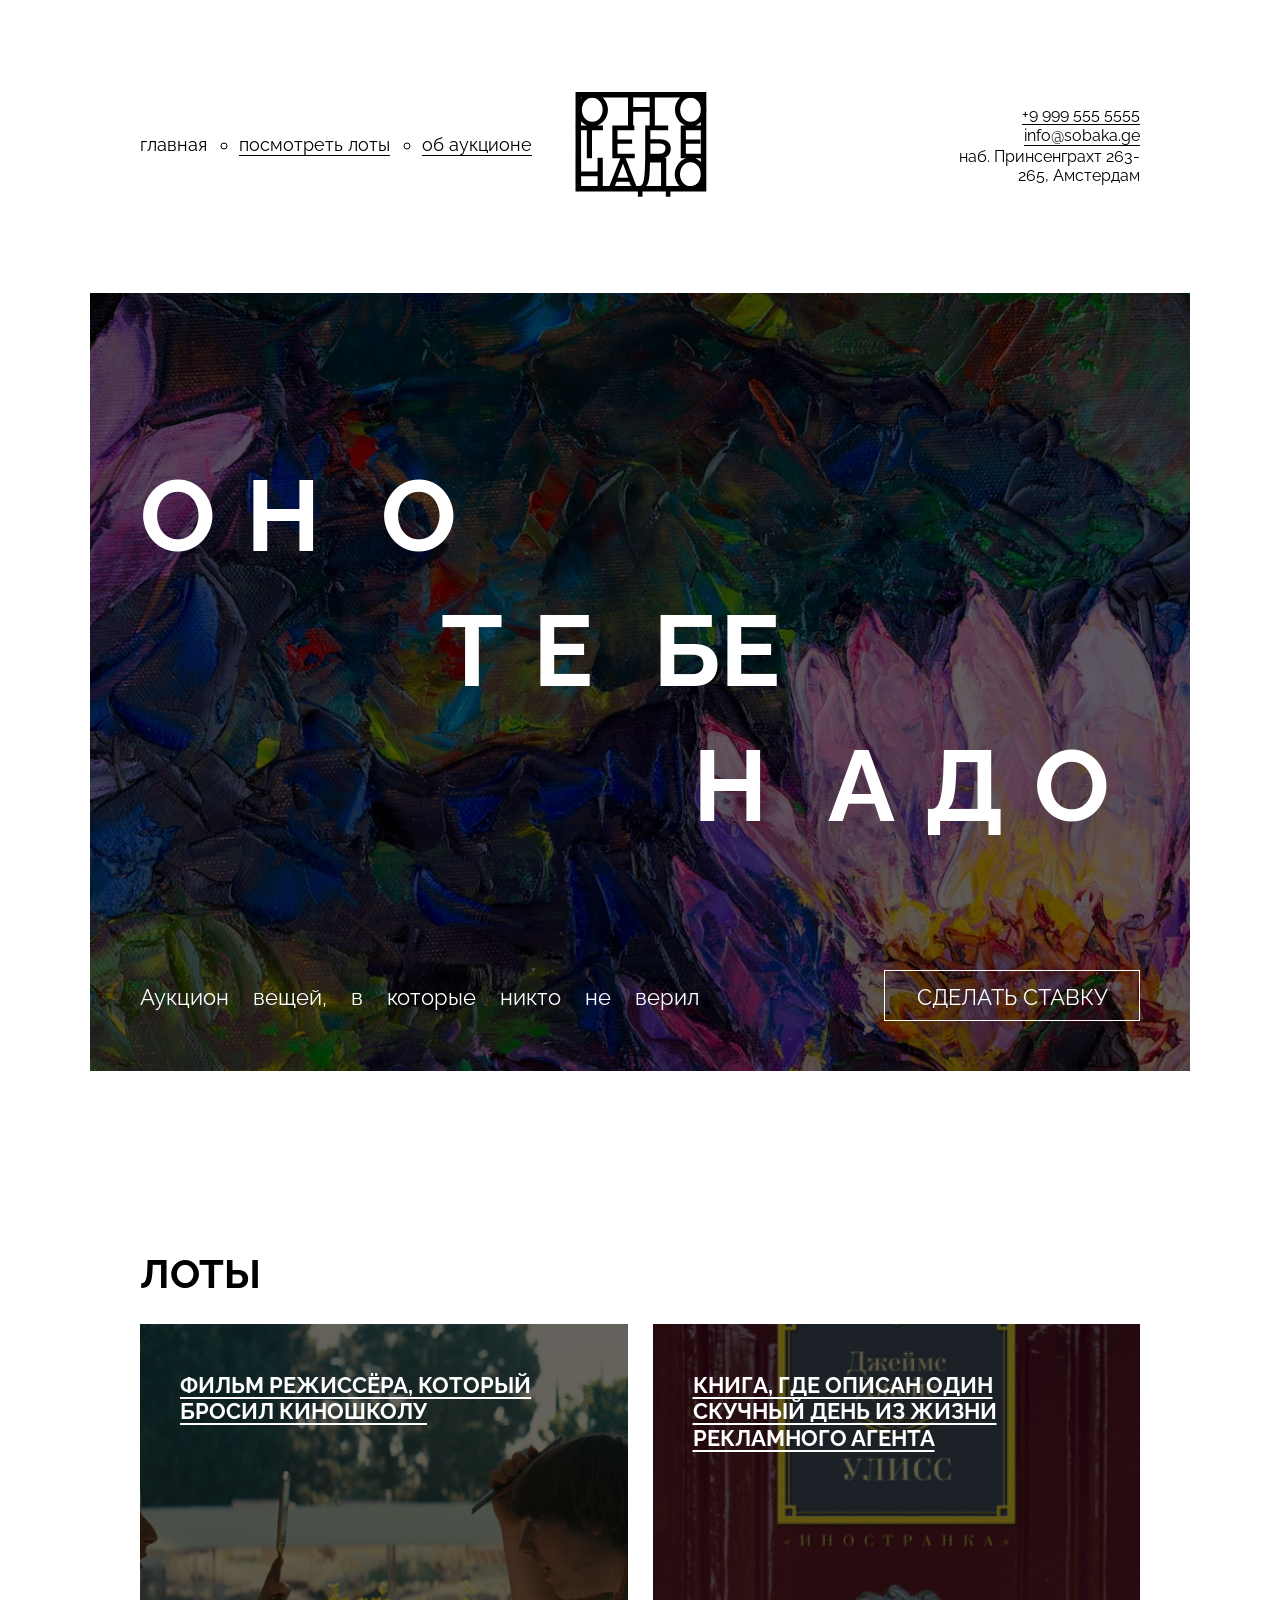
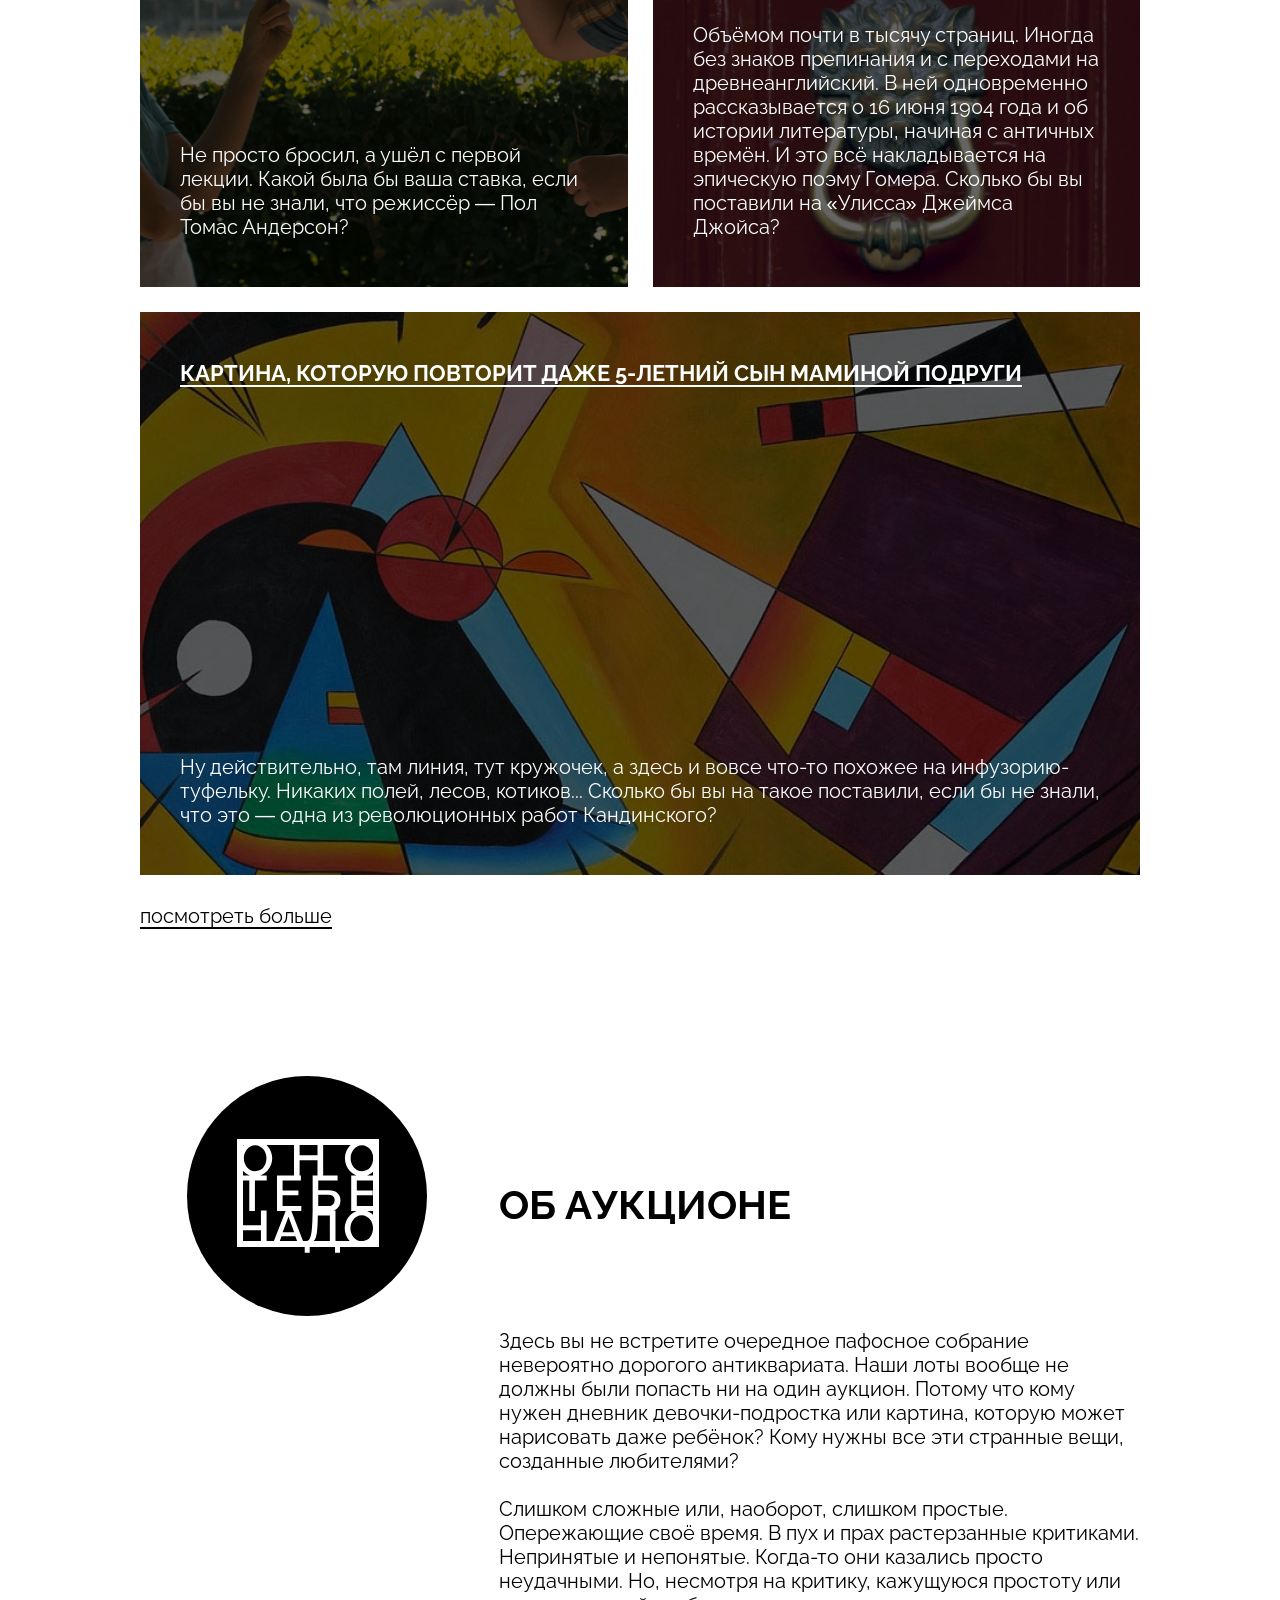
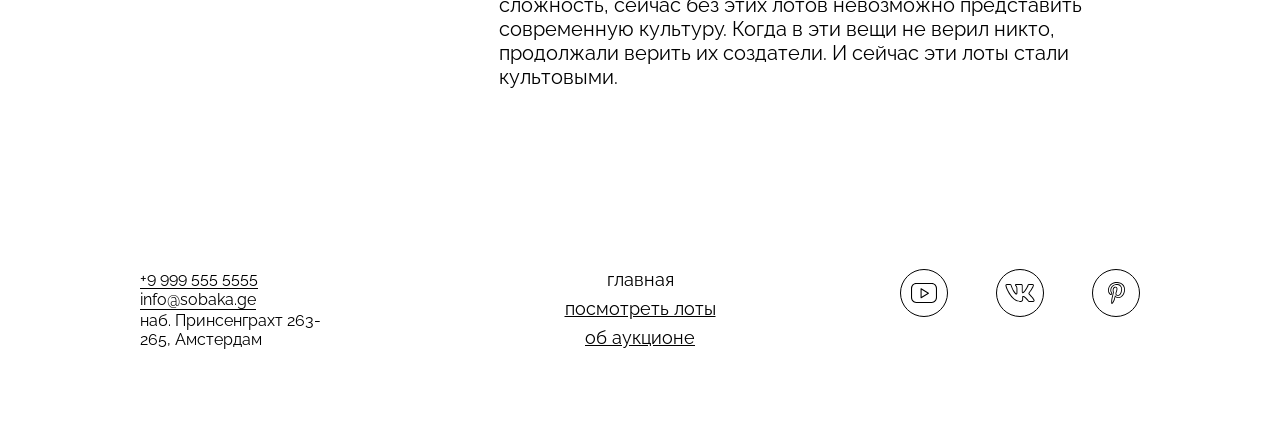
<file: ono-tebe-nado-main/index.html>
<!DOCTYPE html>
<html lang="ru">
<head>
  <meta charset="UTF-8">
  <meta name="viewport" content="width=device-width, initial-scale=1.0">
  <link rel="stylesheet" href="./fonts/fonts.css">
  <link rel="stylesheet" href="./styles/global.css">
  <link rel="stylesheet" href="./styles/style.css">
  <title>Оно тебе надо — аукцион вещей, в которые никто не верил</title>
</head>
<body>
<header class="header">
  <nav class="header_menu">
    <ul class="menu_links">
      <li class="link_list main_link_marker">
        <a class="link_main" href="#0">главная</a>
      </li>
      <li class="link_list">
        <a href="#0">посмотреть лоты</a>
      </li>
      <li class="link_list">
        <a href="#0">об аукционе</a>
      </li>
    </ul>
  </nav>
  <a class="header_logo_link">
    <img class="header_logo" src="./images/logo-black.svg" alt="Логотип проекта">
  </a>
  <address class="address header_address">
    <ul class="address_list">
      <li><a href="tel:+99995555555">+9 999 555 5555</a></li>
      <li><a href="mailto:info@sobaka.ge">info@sobaka.ge</a></li>
      <li>наб. Принсенграхт 263-<br>265, Амстердам</li>
    </ul>
  </address>
</header>
<main>
  <section class="cover">
    <div class="overlay"></div>
    <h1 class="cover_title">
      <span class="accent_text">о<span class="letter_spacing">н</span>о</span>
      <span class="accent_text text_center">т<span class="letter_spacing">е</span><span class="no_letter">б</span><span class="letter_spacing">е</span></span>
      <span class="accent_text text_right"><span class="letter_spacing">н</span>а<span class="letter_spacing_half">д</span>о</span>
    </h1>
    <div class="cover_description">
      <p class="cover_text">Аукцион вещей, в которые никто не верил</p>
      <button class="button">СДЕЛАТЬ СТАВКУ</button>
    </div>
  </section>
  <section class="lots">
    <h2 class="title_lots">Лоты</h2>
    <ul class="container_lots">
      <li class="card_lots">
        <article class="card card_about_cinema">
          <div class="overlay"></div>
          <h3 class="card_title">
            Фильм режиссёра, который бросил киношколу
          </h3>
          <p class="text_on_card">
            Не просто бросил, а ушёл с первой лекции. Какой была бы ваша ставка, если бы вы не знали, что режиссёр — Пол Томас Андерсон?
          </p>
        </article>
      </li>
      <li class="card_lots">
        <article class="card card_about_book">
          <div class="overlay"></div>
          <h3 class="card_title">
            Книга, где описан один скучный день из жизни рекламного агента
          </h3>
          <p class="text_on_card">
            Объёмом почти в тысячу страниц. Иногда без знаков препинания и с переходами на древнеанглийский. В ней одновременно рассказывается о 16 июня 1904 года и об истории литературы, начиная с античных времён. И это всё накладывается на эпическую поэму Гомера. Сколько бы вы поставили на «Улисса» Джеймса Джойса?
          </p>
        </article>
      </li>
      <li class="card_lots">
        <article class="card card_about_picture">
          <div class="overlay"></div>
          <h3 class="card_title">
            Картина, которую повторит даже 5-летний сын маминой подруги
          </h3>
          <p class="text_on_card">
            Ну действительно, там линия, тут кружочек, а здесь и вовсе что-то похожее на инфузорию-туфельку. Никаких полей, лесов, котиков... Сколько бы вы на такое поставили, если бы не знали, что это — одна из революционных работ Кандинского?
          </p>
        </article>
      </li>
    </ul>
    <a href="#0" class="view_more">посмотреть больше</a>
  </section>
  <section class="about">
    <div class="about_container">
      <div class="about_logo">
        <img src="./images/logo-white.svg" alt="Логотип" class="about_logo_image">
      </div>
      <div class="about_content">
        <h2 class="title_about">Об аукционе</h2>
        <div class="about_text">
          <p>
            Здесь вы не встретите очередное пафосное собрание невероятно дорогого антиквариата. Наши лоты вообще не должны были попасть ни на один аукцион. Потому что кому нужен дневник девочки-подростка или картина, которую может нарисовать даже ребёнок? Кому нужны все эти странные вещи, созданные любителями?
          </p>
          <p>
            Слишком сложные или, наоборот, слишком простые. Опережающие своё время. В пух и прах растерзанные критиками. Непринятые и непонятые. Когда-то они казались просто неудачными. Но, несмотря на критику, кажущуюся простоту или сложность, сейчас без этих лотов невозможно представить современную культуру. Когда в эти вещи не верил никто, продолжали верить их создатели. И сейчас эти лоты стали культовыми.
          </p>
        </div>
      </div>
    </div>
  </section>
</main>
<footer class="footer">
  <address class="address footer_address">
    <ul class="address_list">
      <li><a href="tel:+99995555555">+9 999 555 5555</a></li>
      <li><a href="mailto:info@sobaka.ge">info@sobaka.ge</a></li>
      <li>наб. Принсенграхт 263-<br>265, Амстердам</li>
    </ul>
  </address>
  <nav class="footer_menu">
    <ul class="footer_menu_links">
      <li class="footer_links"><a href="#" class="footer_main">главная</a></li>
      <li class="footer_links"><a href="#">посмотреть лоты</a></li>
      <li class="footer_links"><a href="#">об аукционе</a></li>
    </ul>
  </nav>
  <div class="footer_images">
    <a href="#0" aria-label="YouTube">
      <img src="./images/yt.svg" alt="YouTube" class="images_footer">
    </a>
    <a href="#0" aria-label="VK">
      <img src="./images/vk.svg" alt="VK" class="images_footer">
    </a>
    <a href="#0" aria-label="Pinterest">
      <img src="./images/pinterest.svg" alt="Pinterest" class="images_footer">
    </a>
  </div>
</footer>
</body>
</html>
</file>
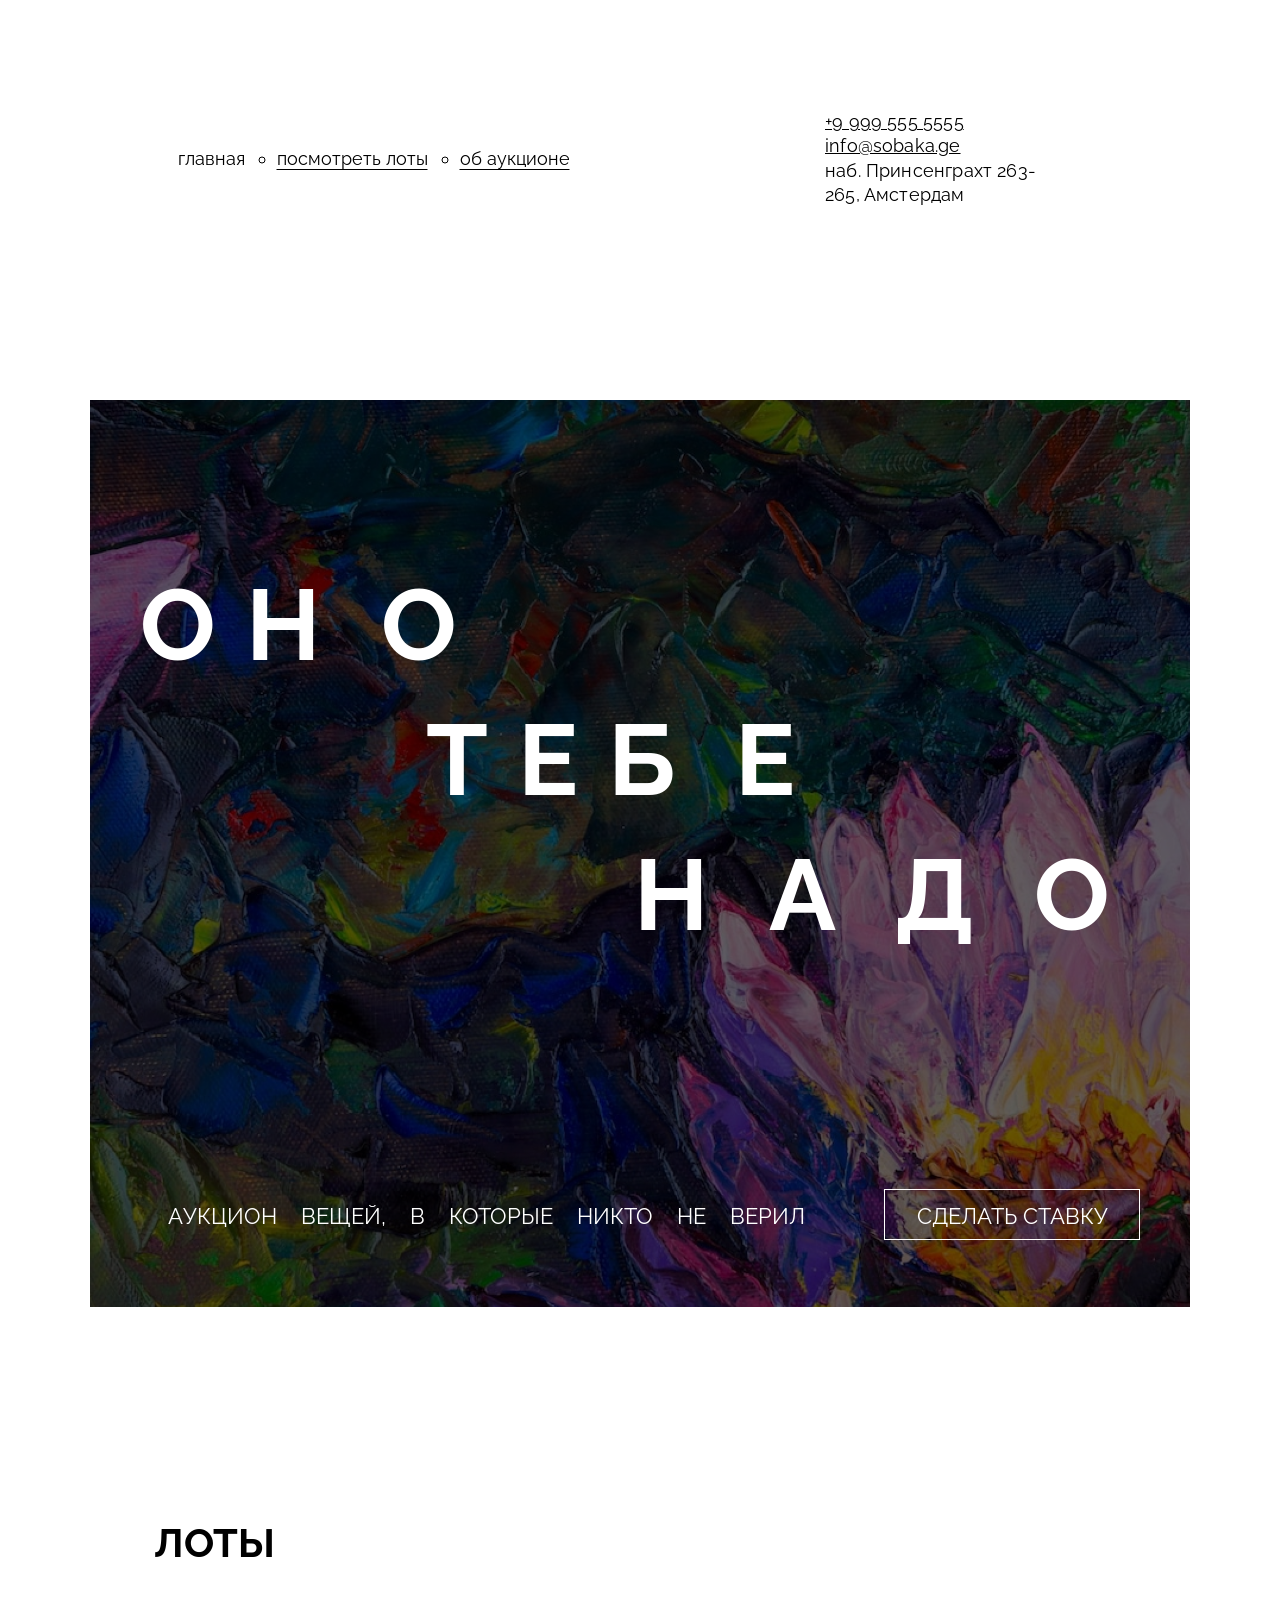
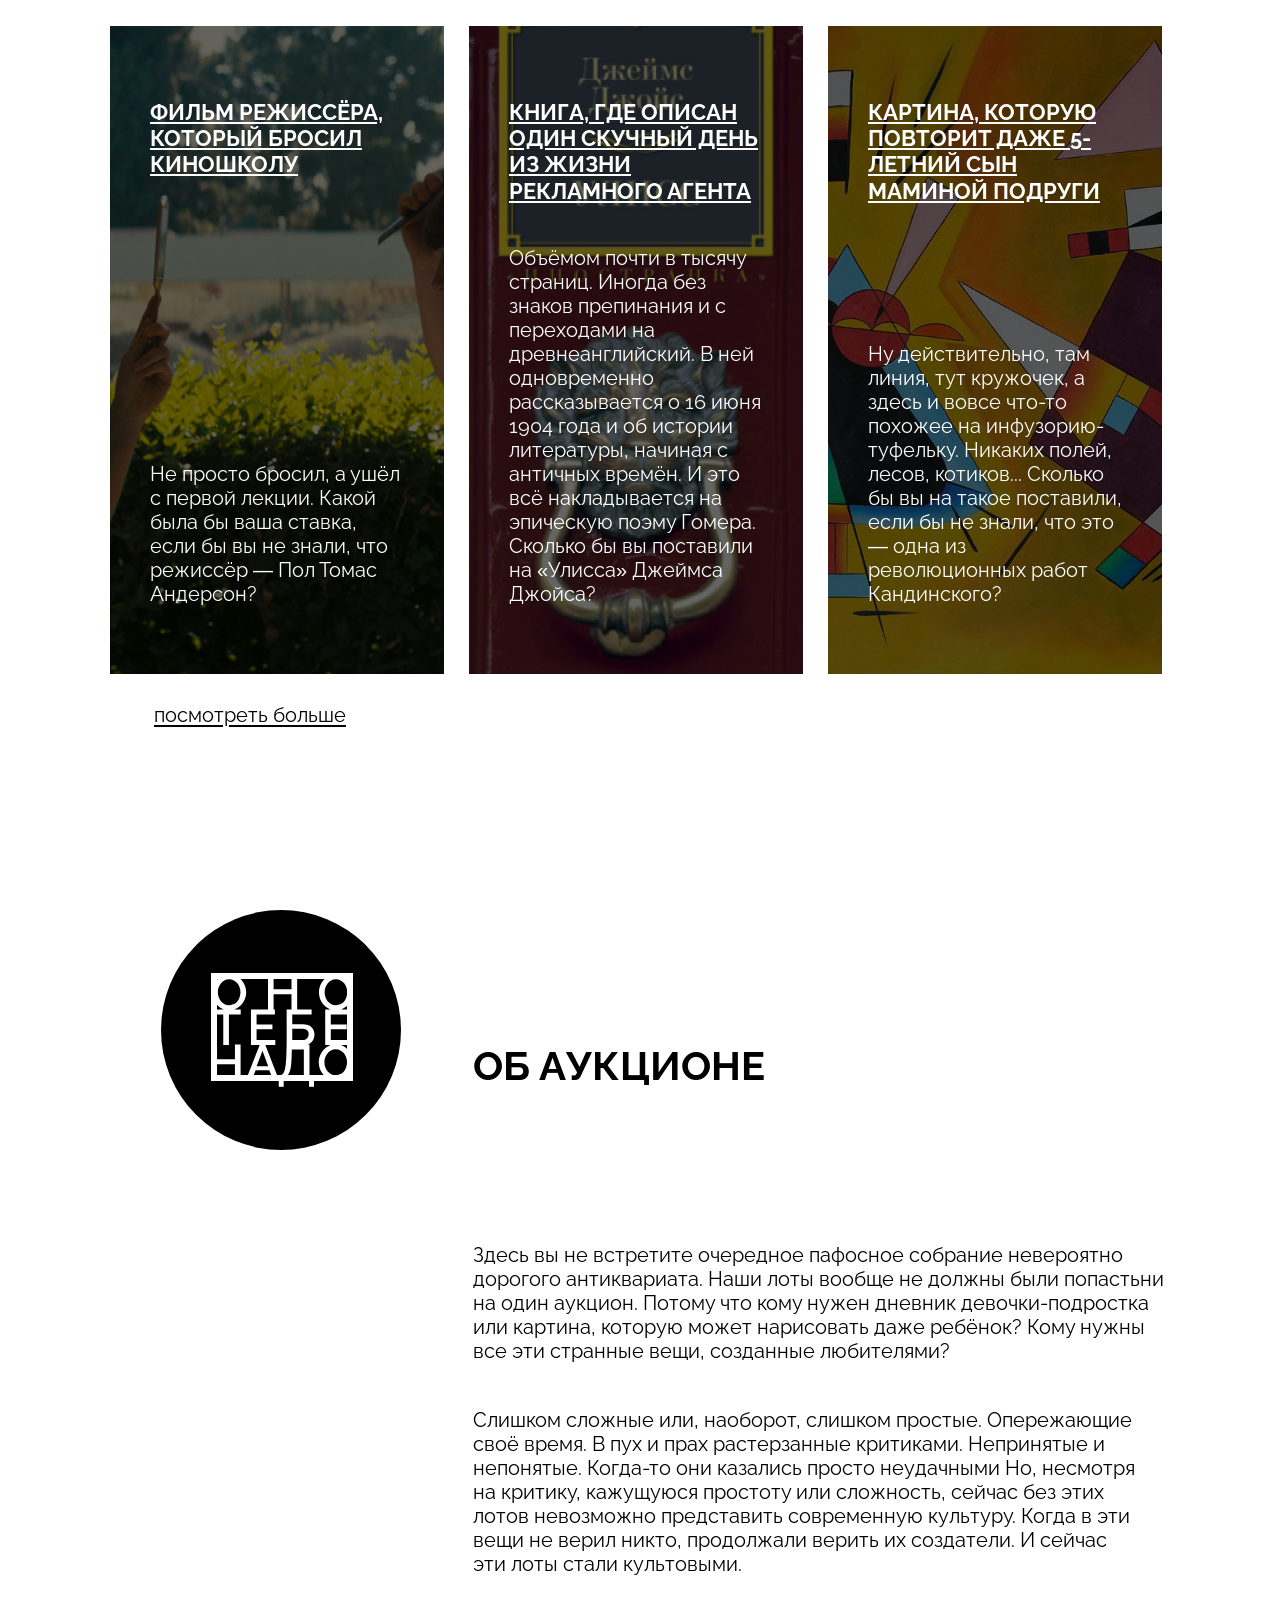
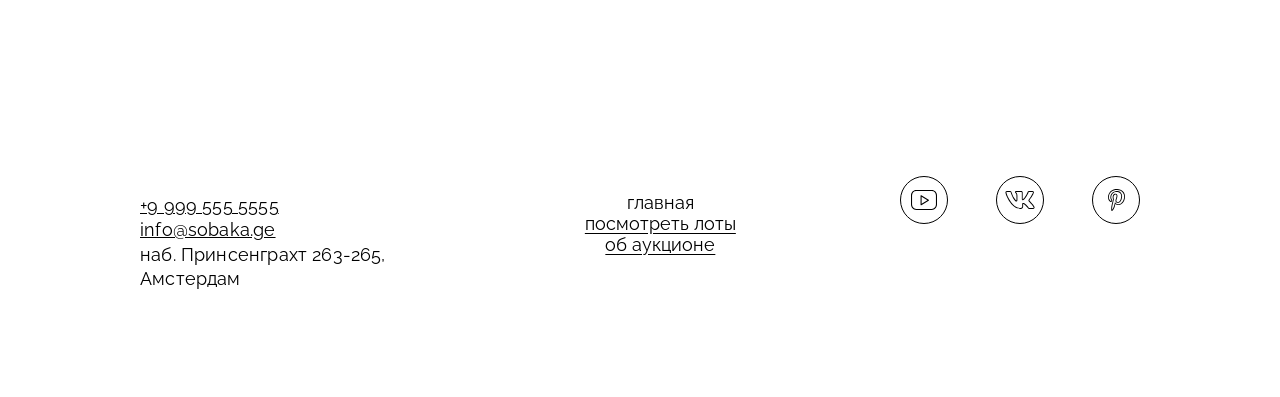
<file: ono-tebe-nado-main/ono-tebe-nado-main/index.html>
<!DOCTYPE html>
<html lang="ru">
  <head>
    <link rel="stylesheet" href="./fonts/fonts.css"/>
    <link rel="stylesheet" href="./styles/global.css"/>
    <link rel="stylesheet" href="./styles/style.css"/>
    <title>Оно тебе надо — аукцион вещей, в которые никто не верил</title>
  </head>
<header class="header">
      <nav class="header_menu">
        <ul class="menu_links">
          <li class="link_list main_link_marker">
            <a class="link_main" href="#0">главная</a>
          </li>
          <li class="link_list">
            <a href="#0">посмотреть лоты</a>
          </li>
          <li class="link_list">
            <a href="#0">об аукционе</a>
          </li>
        </ul>
      </nav>
      <a>
        <img class="header_logo" src="./images/logo-black.svg" alt="image" />
      </a>
      <address>
        <ul class="address">
          <li>
            <a href="tel.+99995555555">+9 999 555 5555</a>
          </li>
          <li>
            <a href="mailto:info@sobaka.ge">info@sobaka.ge</a>
          </li>
          <li>
            наб. Принсенграхт 263-<br />
            265, Амстердам
          </li>
        </ul>
      </address>
    </header>
<section class="cover">
        <div class="overlay"></div>
        <h1 class="cover_title"> 
          <span class="text_cover">
            о<span class="spacing">н</span><span class="no_spacing_ok">o</span>
          </span>
          <span class="text_cover text_center">
            те<span class="spacing">бе</span>
          </span>
          <span class="text_cover text_right">
            <span class="spacing">н</span><span class="no_spacing_ok">а</span>
            <span class="half_spacing">д</span>о
          </span>
        </h1>
        <div class="cover_description">
          <p class="cover_text">Аукцион вещей, в которые никто не верил</p>
          <button class="button">СДЕЛАТЬ СТАВКУ</button>
        </div>
      </section>
<section class="lots">
        <h2 class="title_lots">Лоты</h2> 
        <div class="container_lots">
          <div class="card_lots">
            <article class="card card_about_cinema">
              <div class="overlay"></div>
              <h3 class="card_title">
                Фильм режиссёра, который бросил киношколу
              </h3>
              <p class="text_on_card"> 
                Не просто бросил, а ушёл с первой лекции. Какой была бы ваша
                ставка, если бы вы не знали, что режиссёр — Пол Томас Андерсон?
              </p>
            </article>
          </div>
          <div class="card_lots">
            <article class="card card_about_book">
              <div class="overlay"></div>
              <h3 class="card_title">
                Книга, где описан один скучный день из жизни рекламного агента
              </h3>
              <p class="text_on_card"> 
                Объёмом почти в тысячу страниц. Иногда без знаков препинания и с
                переходами на древнеанглийский. В ней одновременно
                рассказывается о 16 июня 1904 года и об истории литературы,
                начиная с античных времён. И это всё накладывается на эпическую
                поэму Гомера. Сколько бы вы поставили на «Улисса» Джеймса
                Джойса?
              </p>
            </article>
          </div>
          <div class="card_lots">
            <article class="card card_about_picture">
              <div class="overlay"></div>
              <h3 class="card_title">
                Картина, которую повторит даже 5-летний сын маминой подруги
              </h3>
              <p class="text_on_card"> 
                Ну действительно, там линия, тут кружочек, а здесь и вовсе
                что-то похожее на инфузорию-туфельку. Никаких полей, лесов,
                котиков... Сколько бы вы на такое поставили, если бы не знали,
                что это — одна из революционных работ Кандинского?
              </p>
            </article>
          </div>
        </div>
        <a href="#0" class="view_more">посмотреть больше</a>
      </section>
<section class="about">
        <div class="about_container">
          <div class="about_logo">
            <img
              src="./images/logo-white.svg"
              alt="image"
              class="about_logo_image"
            />
          </div>
          <div class="about_content">
            <h2 class="title_about">ОБ АУКЦИОНЕ</h2>
            <div class="about_text">
              <p class="text_up">
                Здесь вы не встретите очередное пафосное cобрание невероятно<br />
                дорогого антиквариата. Наши лоты вообще не должны были
                попастьни<br />
                на один аукцион. Потому что кому нужен дневник
                девочки-подростка<br />
                или картина, которую может нарисовать даже ребёнок? Кому
                нужны<br />
                все эти странные вещи, созданные любителями?
              </p>
              <p class="text_down">
                Слишком сложные или, наоборот, слишком простые. Опережающие
                <br />своё время. В пух и прах растерзанные критиками.
                Непринятые и<br />
                непонятые. Когда-то они казались просто неудачными Но,
                несмотря<br />
                на критику, кажущуюся простоту или сложность, сейчас без этих<br />
                лотов невозможно представить современную культуру. Когда в
                эти<br />
                вещи не верил никто, продолжали верить их создатели. И сейчас
                <br />
                эти лоты стали культовыми.
              </p>
            </div>
          </div>
        </div>
      </section>
<footer class="footer">
      <address>
        <ul class="address footer_address">
          <li>
            <a href="tel.+99995555555">+9 999 555 5555</a>
          </li>
          <li>
            <a href="mailto:info@sobaka.ge">info@sobaka.ge</a>
          </li>
          <li class="header__address">
            наб. Принсенграхт 263-265,<br /> Амстердам
          </li>
        </ul>
      </address>
      <nav class="footer_menu">
        <ul class="footer_menu_links">
          <li class="footer_links">
            <a href="#" class="footer_links footer_main"> главная </a>
          </li>
          <li class="footer_links">
            <a href="#" class="footer_links"> посмотреть лоты </a>
          </li>
          <li class="footer_links">
            <a href="#" class="footer_links"> об аукционе </a>
          </li>
        </ul>
      </nav>
      <div class="footer_images">
        <div>
          <a href="#0">
            <img src="./images/yt.svg" alt="image" class="images_footer" />
          </a>
        </div>
        <div>
          <a href="#0">
            <img src="./images/vk.svg" alt="image" class="images_footer" />
          </a>
        </div>
        <div>
          <a href="#0">
            <img
              src="./images/pinterest.svg"
              alt="image"
              class="images_footer"
            />
          </a>
        </div>
      </div>
    </footer>
</html>
</file>
<file: ono-tebe-nado-main/fonts/fonts.css>
@font-face {
  font-family: Raleway;
  src:
    url(./Raleway-Regular.woff2) format('woff2'),
    url(./Raleway-Regular.woff) format('woff');
  font-weight: normal;
  font-display: swap;
}

@font-face {
  font-family: Raleway;
  src:
    url(./Raleway-Bold.woff2) format('woff2'),
    url(./Raleway-Bold.woff) format('woff');
  font-weight: bold;
  font-display: swap;
}
</file>
<file: ono-tebe-nado-main/styles/global.css>
*,
*::before,
*::after {
  box-sizing: border-box;
}

body {
  width: 1100px;
  margin: 0 auto;
  font-family: Raleway, sans-serif;
}

h1,
h2,
h3,
h4,
h5,
h6,
p,
ul,
ol,
li,
blockquote {
  margin: 0;
  padding: 0;
}

a {
  color: inherit;
}

img {
  width: 100%;
}
</file>
<file: ono-tebe-nado-main/styles/style.css>
.header {
  display: grid;
  grid-template-columns: 1fr auto 1fr;
  align-items: center;
  padding: 92px 50px 96px 50px;
}

.header_menu {
  justify-self: start;
}

.menu_links {
  display: flex;
  gap: 32px;
  list-style-type: circle;
  padding-left: 0;
}

.link_list {
  font-size: 18px;
  font-weight: 400;
  text-underline-offset: 4px;
}

.main_link_marker {
  list-style-type: none;
}

.link_main {
  text-decoration: none;
}

.header_logo_link {
  justify-self: center;
}

.header_logo {
  width: 148px;
  height: 105px;
  display: block;
}

.address {
  font-style: normal;
}

.address_list {
  list-style-type: none;
  padding-left: 0;
  margin: 0;
  text-align: right;
}

.address_list li:not(:last-child) {
  margin-bottom: 2px;
}

.address a {
  text-underline-offset: 4px;
}

.header_address {
  justify-self: end;
}

.cover {
  position: relative;
  background-image: url(../images/cover.jpg);
  background-size: cover;
  background-position: center;
  background-repeat: no-repeat;
  color: #fff;
  text-transform: uppercase;
  padding: 165px 50px 50px 50px;
}

.overlay {
  position: absolute;
  top: 0;
  left: 0;
  width: 100%;
  height: 100%;
  background-color: rgba(0, 0, 0, 0.6);
  z-index: 1;
}

.cover_title,
.cover_description {
  position: relative;
  z-index: 2;
}

.cover_title {
  display: flex;
  flex-direction: column;
  gap: 20px;
  margin-bottom: 127px;
}

.accent_text {
  display: block;
  font-size: 100px;
  font-weight: 700;
  line-height: 115%;
  letter-spacing: 30px;
}

.text_center {
  text-align: center;
}

.text_right {
  text-align: right;
}

.letter_spacing {
  letter-spacing: 60px;
}

.letter_spacing_half {
  letter-spacing: 30px;
}

.no_letter {
  letter-spacing: normal;
}

.cover_description {
  display: flex;
  align-items: baseline;
  justify-content: space-between;
  gap: 79px;
}

.cover_text {
  font-size: 22px;
  font-weight: 400;
  line-height: 28px;
  word-spacing: 18px;
  text-transform: none;
}

.button {
  width: 256px;
  height: 51px;
  border: 1px solid #fff;
  background-color: transparent;
  font-family: "Raleway", sans-serif;
  color: #fff;
  font-size: 22px;
  font-weight: 500;
  line-height: 51px;
  text-align: center;
  cursor: pointer;
}

.button:hover {
  background-color: rgba(255, 255, 255, 0.2);
}

.lots {
  padding: 0 50px;
}

.title_lots {
  padding: 179px 0 27px 0;
  color: #000;
  font-size: 40px;
  font-weight: 700;
  text-transform: uppercase;
}

.container_lots {
  display: flex;
  flex-wrap: wrap;
  gap: 25px;
  list-style: none;
  padding: 0;
  margin: 0;
}

.card_lots {
  flex: 1 1 calc(33.333% - 17px);
  min-width: 334px;
}

.card {
  position: relative;
  display: flex;
  flex-direction: column;
  justify-content: space-between;
  height: 100%;
  min-height: 563px;
  padding: 48px 40px;
  background-size: cover;
  background-position: center;
  background-repeat: no-repeat;
  color: #fff;
}

.card .overlay {
  z-index: 1;
}

.card_title,
.text_on_card {
  position: relative;
  z-index: 2;
}

.card_about_cinema {
  background-image: url(../images/card-lot-01.jpg);
}

.card_about_book {
  background-image: url(../images/card-lot-02.jpg);
}

.card_about_picture {
  background-image: url(../images/card-lot-03.jpg);
}

.card_title {
  font-size: 22px;
  font-weight: 700;
  line-height: 120%;
  text-decoration: underline;
  text-underline-offset: 4px;
  text-transform: uppercase;
}

.text_on_card {
  font-size: 20px;
  font-weight: 400;
  line-height: 120%;
}

.view_more {
  display: inline-block;
  margin-top: 30px;
  padding: 0;
  color: #000;
  font-size: 20px;
  font-weight: 400;
  line-height: 23.48px;
  text-underline-offset: 4px;
}

.about {
  margin-top: 148px;
  padding: 0 50px;
}

.about_container {
  display: grid;
  grid-template-columns: 334px 1fr;
  gap: 25px;
}

.about_logo {
  display: flex;
  justify-content: center;
  align-items: center;
  width: 240px;
  height: 240px;
  background-color: #000;
  border-radius: 50%;
  margin: 0 auto;
}

.about_logo_image {
  width: 148px;
  height: 114px;
}

.about_content {
  display: flex;
  flex-direction: column;
  gap: 100px;
  padding-top: 106px;
}

.title_about {
  color: #000;
  font-size: 40px;
  font-weight: 700;
  line-height: 46.96px;
  text-transform: uppercase;
}

.about_text {
  display: flex;
  flex-direction: column;
  gap: 24px;
  font-size: 20px;
  font-weight: 400;
  line-height: 24px;
  color: #000;
}

.footer {
  display: grid;
  grid-template-columns: 1fr auto 1fr;
  padding: 180px 50px 90px;
  align-items: start;
}

.footer_address {
  justify-self: start;
}

.footer_address .address_list {
  text-align: left;
}

.footer_menu {
  justify-self: center;
}

.footer_menu_links {
  list-style: none;
  padding: 0;
  margin: 0;
  text-align: center;
}

.footer_links {
  font-size: 18px;
  font-weight: 400;
  line-height: normal;
}

.footer_links:not(:last-child) {
  margin-bottom: 8px;
}

.footer_main {
  text-decoration: none;
}

.footer_images {
  display: flex;
  gap: 48px;
  justify-self: end;
  align-items: center;
}

.images_footer {
  width: 48px;
  height: 48px;
  display: block;
}
</file>
<file: ono-tebe-nado-main/ono-tebe-nado-main/fonts/fonts.css>
@font-face {
  font-family: Raleway;
  src:
    url(./Raleway-Regular.woff2) format('woff2'),
    url(./Raleway-Regular.woff) format('woff');
  font-weight: normal;
  font-display: swap;
}

@font-face {
  font-family: Raleway;
  src:
    url(./Raleway-Bold.woff2) format('woff2'),
    url(./Raleway-Bold.woff) format('woff');
  font-weight: bold;
  font-display: swap;
}
</file>
<file: ono-tebe-nado-main/ono-tebe-nado-main/styles/global.css>
*,
*::before,
*::after {
  box-sizing: border-box;
}

body {
  width: 1100px;
  margin: 0 auto;
  font-family: Raleway, sans-serif;
}

h1,
h2,
h3,
h4,
h5,
h6,
p,
ul,
ol,
li,
blockquote {
  margin: 10;
  padding: 0;
}

a {
  color: inherit;
}

img {
  width: 100%;
}

button {
  font: inherit;
}
</file>
<file: ono-tebe-nado-main/ono-tebe-nado-main/styles/style.css>
.header {
  display: grid;
  grid-template-columns: 1fr min-content 1fr;
  align-items: center;
  padding-top: 92px;
  padding-left: 24px;
  padding-bottom: 92px;
  padding-right: 24px;
}

.header_menu {
  display: flex;
  justify-self: center;

}

.menu_links {
  display: flex;
  gap: 32px;
  list-style-type: circle;
  padding-right: 7px;
}

.link_list {
  font-size: 18px;
  font-weight: 400;
  text-underline-offset: 4px;
}

.main_link_marker {
  list-style-type: none;
}

.link_main {
  text-decoration: none;
}

.address {
  padding-left: 185px;
  font-size: 18px;
  line-height: 24.3px;
  letter-spacing: 0.18px;
  font-family: "Raleway", sans-serif;
  list-style-type: none;
  font-style: normal; 
}

.cover {
  position: relative;
  background-image: url(../images/cover.jpg);
  background-size: cover;
  color: white;
  text-transform: uppercase;
  z-index: 0;
  background-repeat: no-repeat;
  background-position: center;
}

.overlay {
  top: 0;
  left: 0;
  right: 0;
  bottom: 0;
  position: absolute;
  background-color: rgba(0, 0, 0, 0.6);
  width: 100%;
  height: 100%;
  z-index: -1;
}

.cover_title {
  display: flex;
  flex-direction: column;
  padding: 165px 50px 147px;
  gap: 20px; 
  text-align: center;
}

.cover_title {
  font-size: 100px;
  font-weight: 700;
  line-height: 100%;
  letter-spacing: 30px;
}

.text_cover { 
  
  align-self: flex-start;
  line-height: 115%;
  transform: translateY(2px);
  text-align: center;  
  word-spacing: 5px; 
}

.text_center {
  align-self: center;  
  text-align: center;  
}

.text_right {
  align-self: flex-end;  
  text-align: right; 
} 

.text_cover .spacing  {
  letter-spacing: 60px;  
} 

.text_cover .no_spacing_ok { 
  letter-spacing: 0px; 
}

.text_cover .half_spacing { 
  letter-spacing: 60px;
}

.text_cover .no_spacing { 
  letter-spacing: 60px;
}

.cover_description {
  display: flex;
  align-items: baseline;
  justify-content: space-evenly;
  padding: 0px 50px 55px 78px;
  gap: 79px;
}

.cover_text {
  font-size: 22px;
  font-weight: 400;
  line-height: 28px;
  word-spacing: 18px;
}

.button {
  width: 256px;
  height: 51px;
  border: 1px solid white;
  background-color: transparent;
  font-family: "Raleway", sans-serif;
  color: #fff;
  font-size: 22px;
  line-height: 51px;
  font-weight: 500;
  text-align: center;
}

.title_lots {
  padding-top: 179px;
  padding-bottom: 26px;
  padding-left: 64px;
  color: #000;
  font-size: 40px;
  font-weight: 700;
  text-transform: uppercase;
}

.container_lots {
  display: flex;
  flex-wrap: wrap;
  list-style-type: none;
  gap: 25px;
  justify-content: flex-start; 
  padding: 0; 
  margin: 0 auto;
  margin-left: 20px; 
}

.card_lots {
  max-width: 334px;
  min-height: 563px;
  flex-grow: 1;
}

.card {
  position: relative;
  height: 100%;
  display: flex;
  flex-direction: column;
  z-index: 1;
  padding: 51px 40px 48px;
  justify-content: space-between;
  background-size: cover;
  background-repeat: no-repeat;
  background-position: center;
}

.card_about_cinema {
  background-image: url(./../images/card-lot-01.jpg);
}

.card_about_book {
  background-image: url(./../images/card-lot-02.jpg);
}

.card_about_picture {
  background-image: url(./../images/card-lot-03.jpg);
}

.card_title {
  color: white;
  font-size: 22px;
  font-weight: 700;
  line-height: 120%;
  text-decoration-line: underline;
  text-transform: uppercase;
}

.text_on_card {
  color: white;
  font-size: 20px;
  font-style: normal;
  font-weight: 400;
  line-height: 120%;
}

.view_more {
  display: block;
  text-underline-offset: 3px;
  padding-top: 30px;
  color: black;
  font-size: 20px;
  font-weight: 400;
  line-height: 23.48px;
  margin-left: 64px;
}

.about {
  margin-top: 148px;
}

.about_container {
  display: grid;
  grid-template-columns: 334px repeat(1, 1fr);
  gap: 25px;
  padding: 34px 24px 0px;
}

.about_logo {
  justify-self: center;
  background-color: #000;
  border-radius: 50%;
  width: 240px;
  height: 240px;
  display: flex;
  justify-content: center;
  align-items: center;
}

.about_logo_image {
  width: 148px;
  height: 114px;
}

.about_content {
  display: flex;
  flex-direction: column;
  gap: 24px;
  padding-top: 100px;
}

.title_about {
  color: black;
  font-size: 40px;
  font-weight: 700;
  line-height: 46.96px;
}

.about_text {
  align-self: flex-start;
  font-family: "Raleway", sans-serif;
  color: black;
  font-size: 20px;
  font-weight: 400;
  line-height: 24px;
}

.text_up {
  padding-top: 76px;
} 

.text_down {
  padding-top: 25px;
}

.footer {
  display: grid;
  grid-template-columns: auto 1fr auto;
  padding: 180px 50px 88px;
  gap: 140px;
  align-items: flex-start;
}

.footer_address {
  font-style: normal;
  padding-left: 0px; 
}

.footer_menu {
  padding-left: 35px;
}

.footer_menu_links {
  list-style-type: none;
  text-underline-offset: 3px;
}

.footer_links {
  color: black;
  text-align: center;
  font-size: 18px;
  font-weight: 400;
  line-height: normal;
}

.footer_main {
  text-decoration: none;
}

.images_footer {
  width: 48px;
  height: 48px;
}

.footer_images {
  display: flex;
  gap: 48px;
}

.p {
  margin: 10px;
}
</file>
